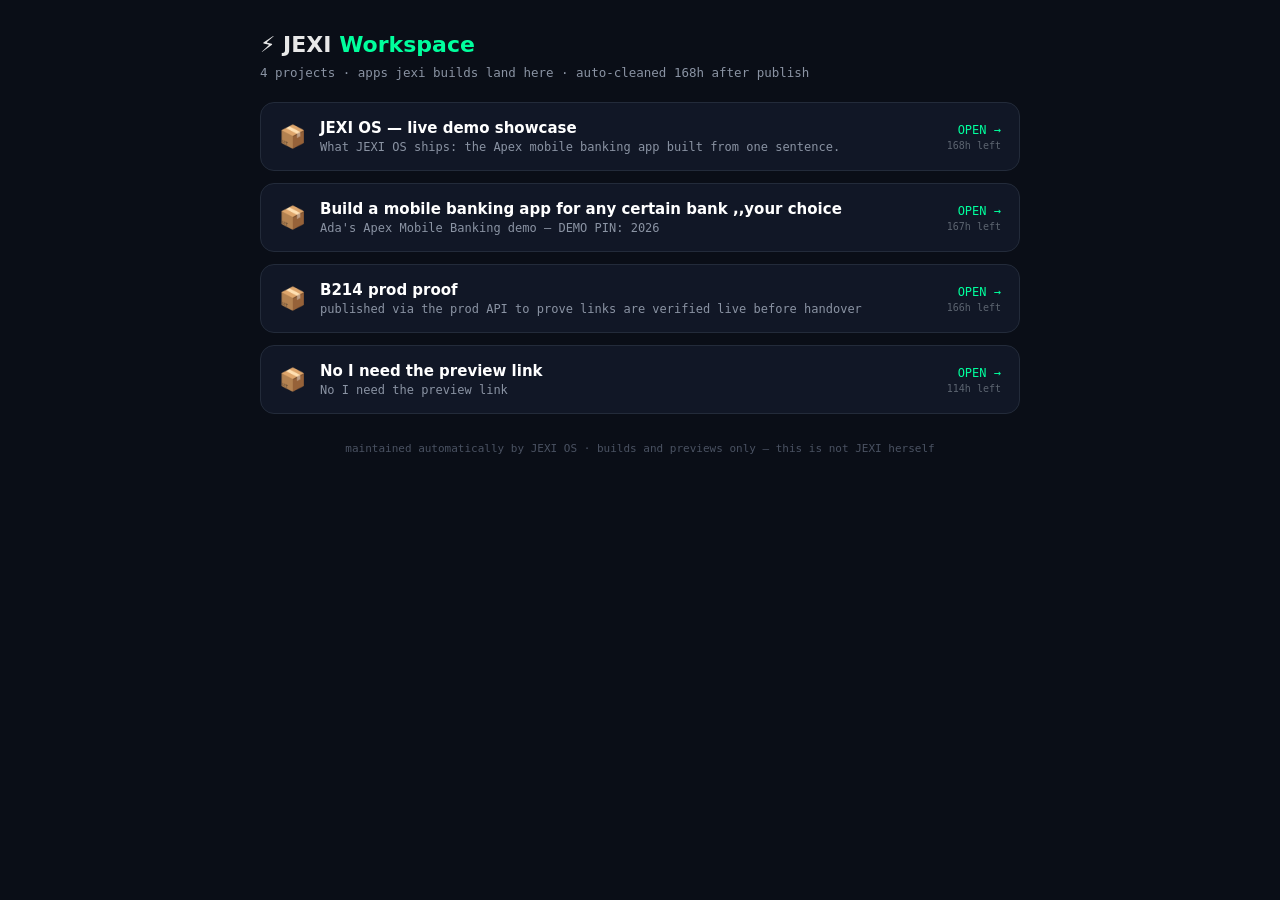
<file: index.html>
<!DOCTYPE html>
<html lang="en"><head><meta charset="utf-8"><title>JEXI Workspace</title>
<meta name="viewport" content="width=device-width,initial-scale=1">
<style>
body{background:#0a0e17;color:#e8e8e8;font-family:Inter,system-ui,sans-serif;margin:0;padding:32px 20px}
.wrap{max-width:760px;margin:0 auto}
h1{font-size:22px;margin:0}h1 span{color:#00ff9d}
p.sub{color:#8a93a3;font-size:12.5px;font-family:ui-monospace,monospace;margin:8px 0 22px}
.empty{border:1px dashed #2a3140;border-radius:14px;padding:40px;text-align:center;color:#5c6470;font-family:monospace;font-size:13px}
.proj{display:flex;align-items:center;gap:14px;background:#111726;border:1px solid #232b3a;border-radius:14px;padding:16px 18px;margin:12px 0;text-decoration:none;transition:.15s}
.proj:hover{border-color:#00ff9d;transform:translateY(-1px)}
.fav{font-size:22px}.t{flex:1;min-width:0}.t b{display:block;color:#fff;font-size:15px;margin-bottom:3px}
.t span{color:#8a93a3;font-size:12px;font-family:ui-monospace,monospace;display:block;overflow:hidden;text-overflow:ellipsis;white-space:nowrap}
.go{color:#00ff9d;font-family:ui-monospace,monospace;font-size:12px;text-align:right}
.go small{display:block;color:#5c6470;font-size:10px;margin-top:3px}
footer{margin-top:28px;color:#4a5262;font-size:11px;font-family:monospace;text-align:center}
</style></head><body><div class="wrap">
<h1>⚡ JEXI <span>Workspace</span></h1>
<p class="sub">4 projects · apps jexi builds land here · auto-cleaned 168h after publish</p>
<a class="proj" href="jexi-demo/">
  <span class="fav">📦</span>
  <span class="t"><b>JEXI OS — live demo showcase</b><span>What JEXI OS ships: the Apex mobile banking app built from one sentence.</span></span>
  <span class="go">OPEN →<br><small>168h left</small></span>
</a>
<a class="proj" href="build-a-mobile-banking-app/">
  <span class="fav">📦</span>
  <span class="t"><b>Build a mobile banking app for any certain bank ,,your choice</b><span>Ada's Apex Mobile Banking demo — DEMO PIN: 2026</span></span>
  <span class="go">OPEN →<br><small>167h left</small></span>
</a>
<a class="proj" href="b214-prod-proof/">
  <span class="fav">📦</span>
  <span class="t"><b>B214 prod proof</b><span>published via the prod API to prove links are verified live before handover</span></span>
  <span class="go">OPEN →<br><small>166h left</small></span>
</a>
<a class="proj" href="no-i-need-the-preview/">
  <span class="fav">📦</span>
  <span class="t"><b>No I need the preview link</b><span>No I need the preview link</span></span>
  <span class="go">OPEN →<br><small>114h left</small></span>
</a>
<footer>maintained automatically by JEXI OS · builds and previews only — this is not JEXI herself</footer>
</div></body></html>
</file>
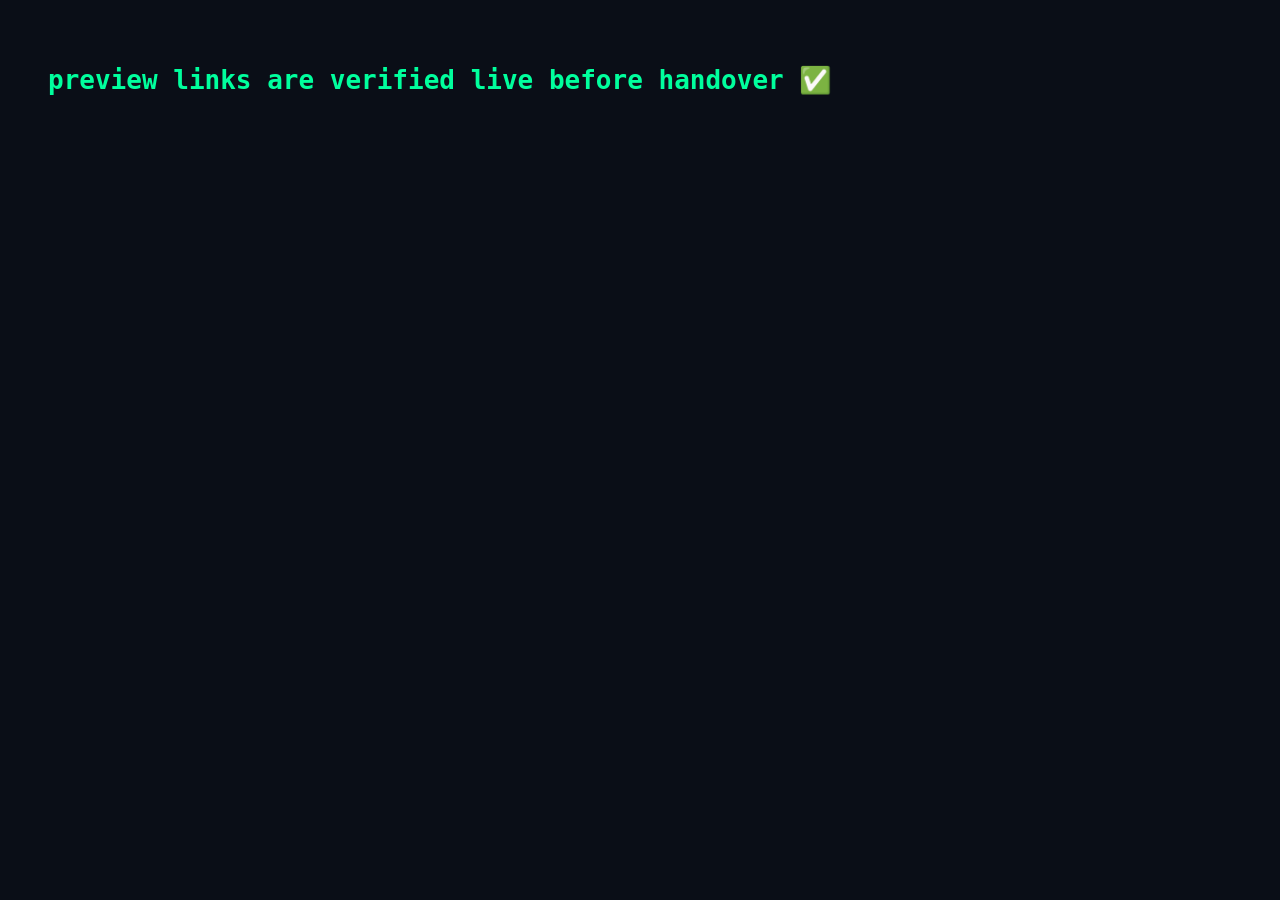
<file: b214-prod-proof/index.html>
<!doctype html><html><head><meta charset="utf-8"><title>B214 Prod Proof</title></head><body style="font-family:monospace;padding:40px;background:#0a0e17;color:#00ff9d"><h1>preview links are verified live before handover ✅</h1></body></html>
</file>
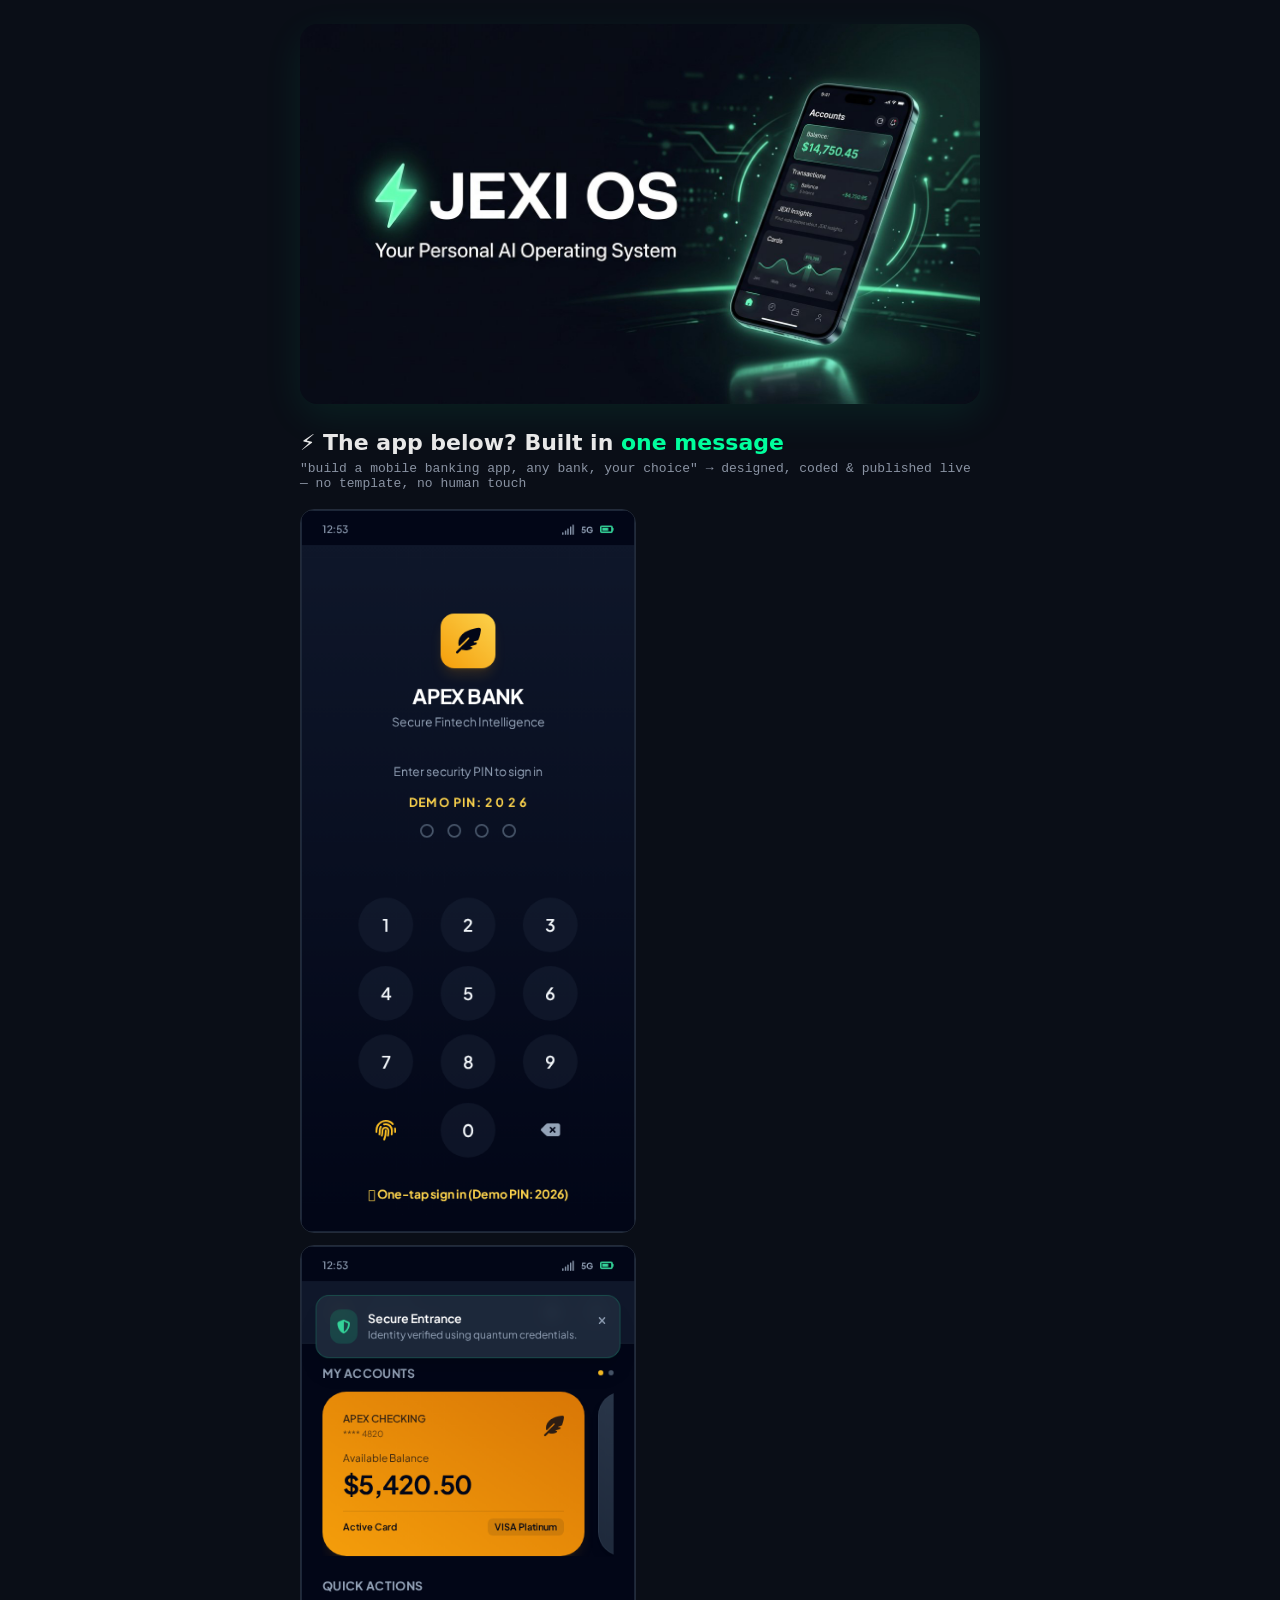
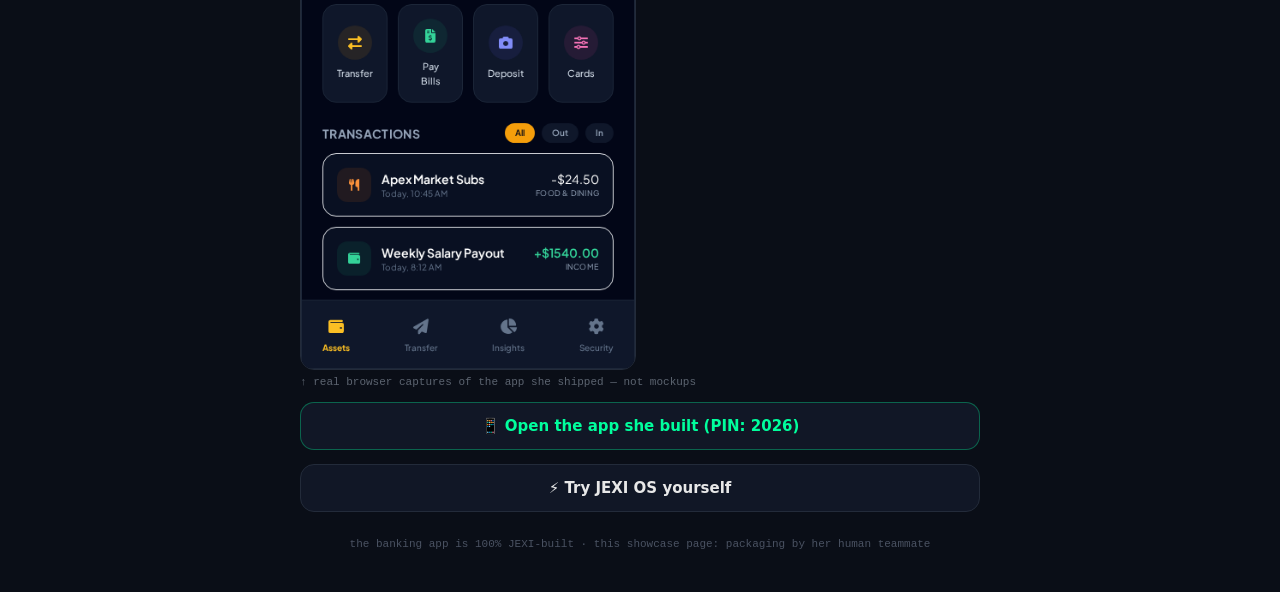
<file: jexi-demo/index.html>
<!DOCTYPE html>
<html lang="en"><head><meta charset="utf-8">
<meta name="viewport" content="width=device-width,initial-scale=1">
<title>JEXI OS — see what she builds</title>
<style>
body{background:#0a0e17;color:#e8e8e8;font-family:Inter,system-ui,sans-serif;margin:0;padding:24px 16px 40px}
.wrap{max-width:680px;margin:0 auto}
img{max-width:100%;height:auto;display:block;border-radius:14px;border:1px solid #232b3a}
.banner{border:0;border-radius:18px;box-shadow:0 12px 40px rgba(0,255,157,.08)}
h1{font-size:22px;margin:26px 0 6px}h1 span{color:#00ff9d}
p.sub{color:#8a93a3;font-size:13px;margin:0 0 18px;font-family:ui-monospace,monospace}
.shots{display:flex;gap:12px;flex-wrap:wrap}
.shots img{width:calc(50% - 6px);min-width:150px}
.cap{color:#5c6470;font-size:11px;font-family:ui-monospace,monospace;margin:6px 0 0}
a.btn{display:block;background:#111726;border:1px solid #00ff9d55;color:#00ff9d;text-decoration:none;text-align:center;padding:14px;border-radius:14px;font-weight:700;margin:14px 0;font-size:15px}
a.btn.ghost{border-color:#232b3a;color:#e8e8e8}
footer{margin-top:26px;color:#4a5262;font-size:11px;font-family:monospace;text-align:center}
</style></head><body><div class="wrap">
<img class="banner" src="banner.jpg" alt="JEXI OS banner">
<h1>⚡ The app below? Built in <span>one message</span></h1>
<p class="sub">"build a mobile banking app, any bank, your choice" → designed, coded &amp; published live — no template, no human touch</p>
<div class="shots">
<img src="app-login.png" alt="App login screen (real capture)">
<img src="app-dashboard.png" alt="App dashboard (real capture)">
</div>
<p class="cap">↑ real browser captures of the app she shipped — not mockups</p>
<a class="btn" href="https://lewiseinstein15-tech.github.io/jexi-workspace/build-a-mobile-banking-app/">📱 Open the app she built (PIN: 2026)</a>
<a class="btn ghost" href="https://lewiseinstein15-tech.github.io/jexi-os-/">⚡ Try JEXI OS yourself</a>
<footer>the banking app is 100% JEXI-built · this showcase page: packaging by her human teammate</footer>
</div></body></html>
</file>
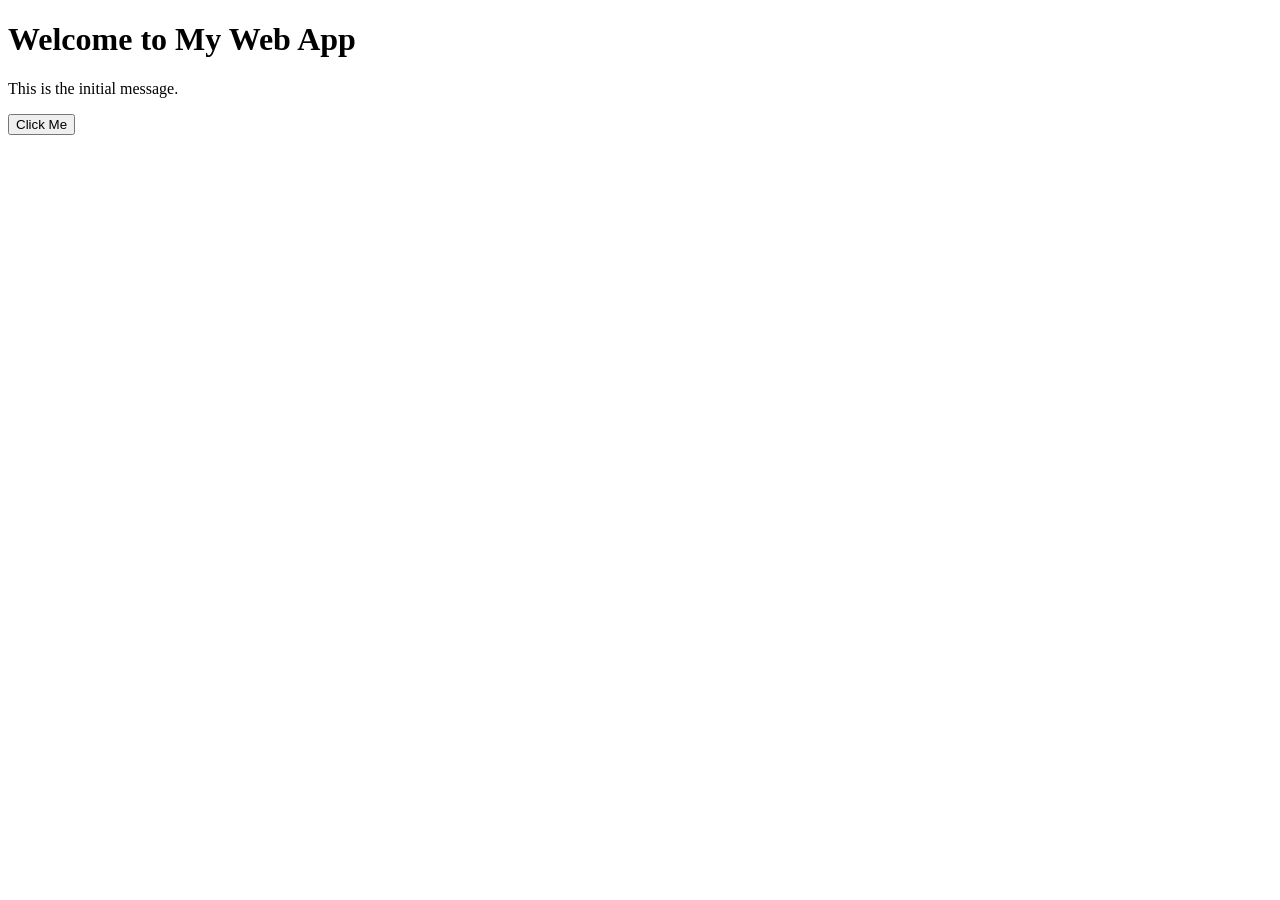
<file: no-i-need-the-preview/index.html>
<!DOCTYPE html><html><head><meta charset="UTF-8"><title>Simple Interactive Web App</title></head><body><h1>Welcome to My Web App</h1><p id="message">This is the initial message.</p><button id="changeButton">Click Me</button><script>document.getElementById("changeButton").addEventListener("click", function() {document.getElementById("message").textContent = "Message updated!";});</script></body></html>
</file>
